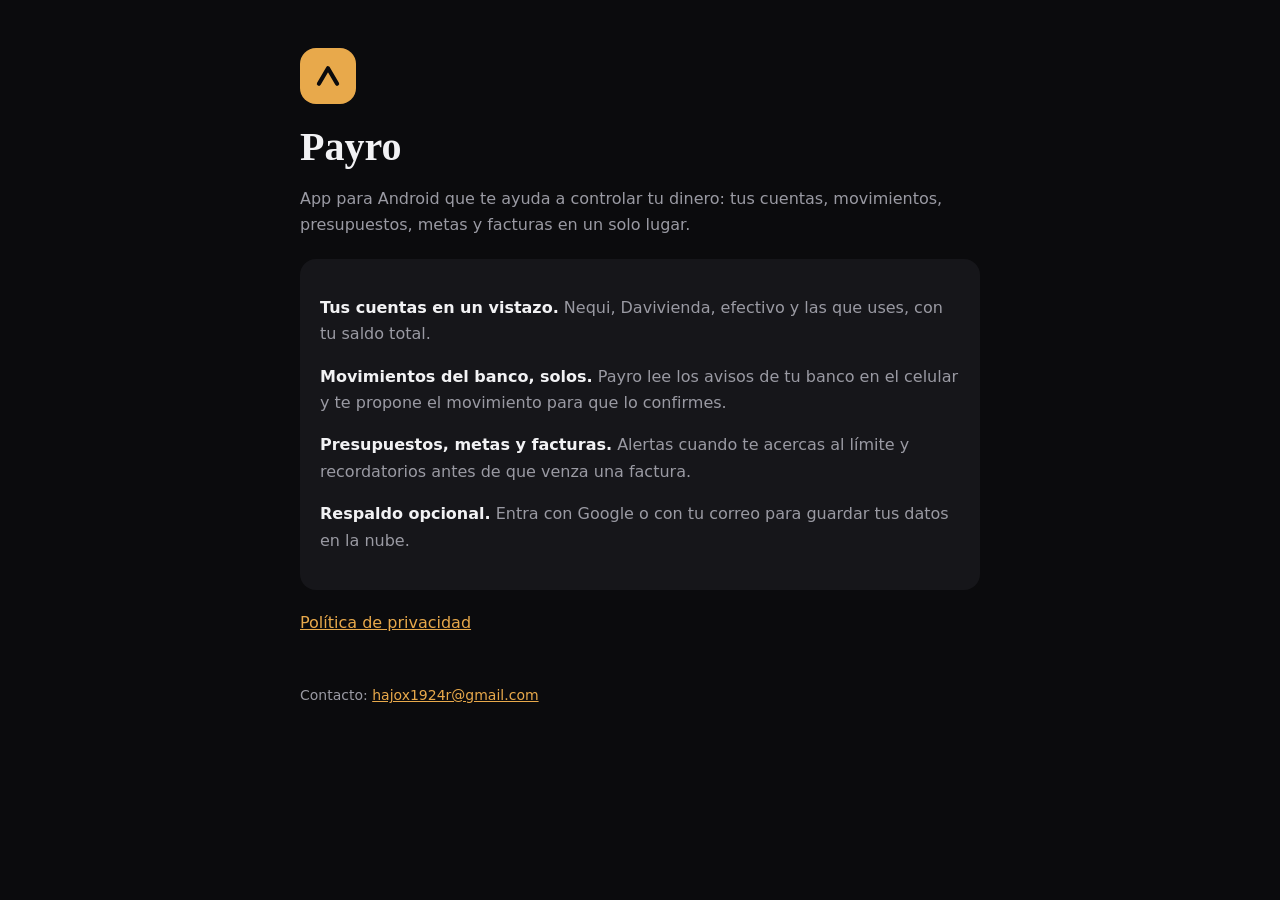
<file: index.html>
<!doctype html>
<html lang="es"><head><meta charset="utf-8"><meta name="viewport" content="width=device-width,initial-scale=1">
<title>Payro · Tus finanzas, claras</title><link rel="stylesheet" href="estilo.css"></head>
<body><main>
<div class="logo"><svg width="26" height="26" viewBox="0 0 10 10"><path d="M1.5 8 L5 2 L8.5 8" stroke="#0B0B0D" stroke-width="1.6" fill="none" stroke-linecap="round" stroke-linejoin="round"/></svg></div>
<h1>Payro</h1>
<p>App para Android que te ayuda a controlar tu dinero: tus cuentas, movimientos, presupuestos, metas y facturas en un solo lugar.</p>
<div class="card">
<p><strong>Tus cuentas en un vistazo.</strong> Nequi, Davivienda, efectivo y las que uses, con tu saldo total.</p>
<p><strong>Movimientos del banco, solos.</strong> Payro lee los avisos de tu banco en el celular y te propone el movimiento para que lo confirmes.</p>
<p><strong>Presupuestos, metas y facturas.</strong> Alertas cuando te acercas al límite y recordatorios antes de que venza una factura.</p>
<p><strong>Respaldo opcional.</strong> Entra con Google o con tu correo para guardar tus datos en la nube.</p>
</div>
<p><a href="privacidad.html">Política de privacidad</a></p>
<footer>Contacto: <a href="mailto:hajox1924r@gmail.com">hajox1924r@gmail.com</a></footer>
</main></body></html>
</file>
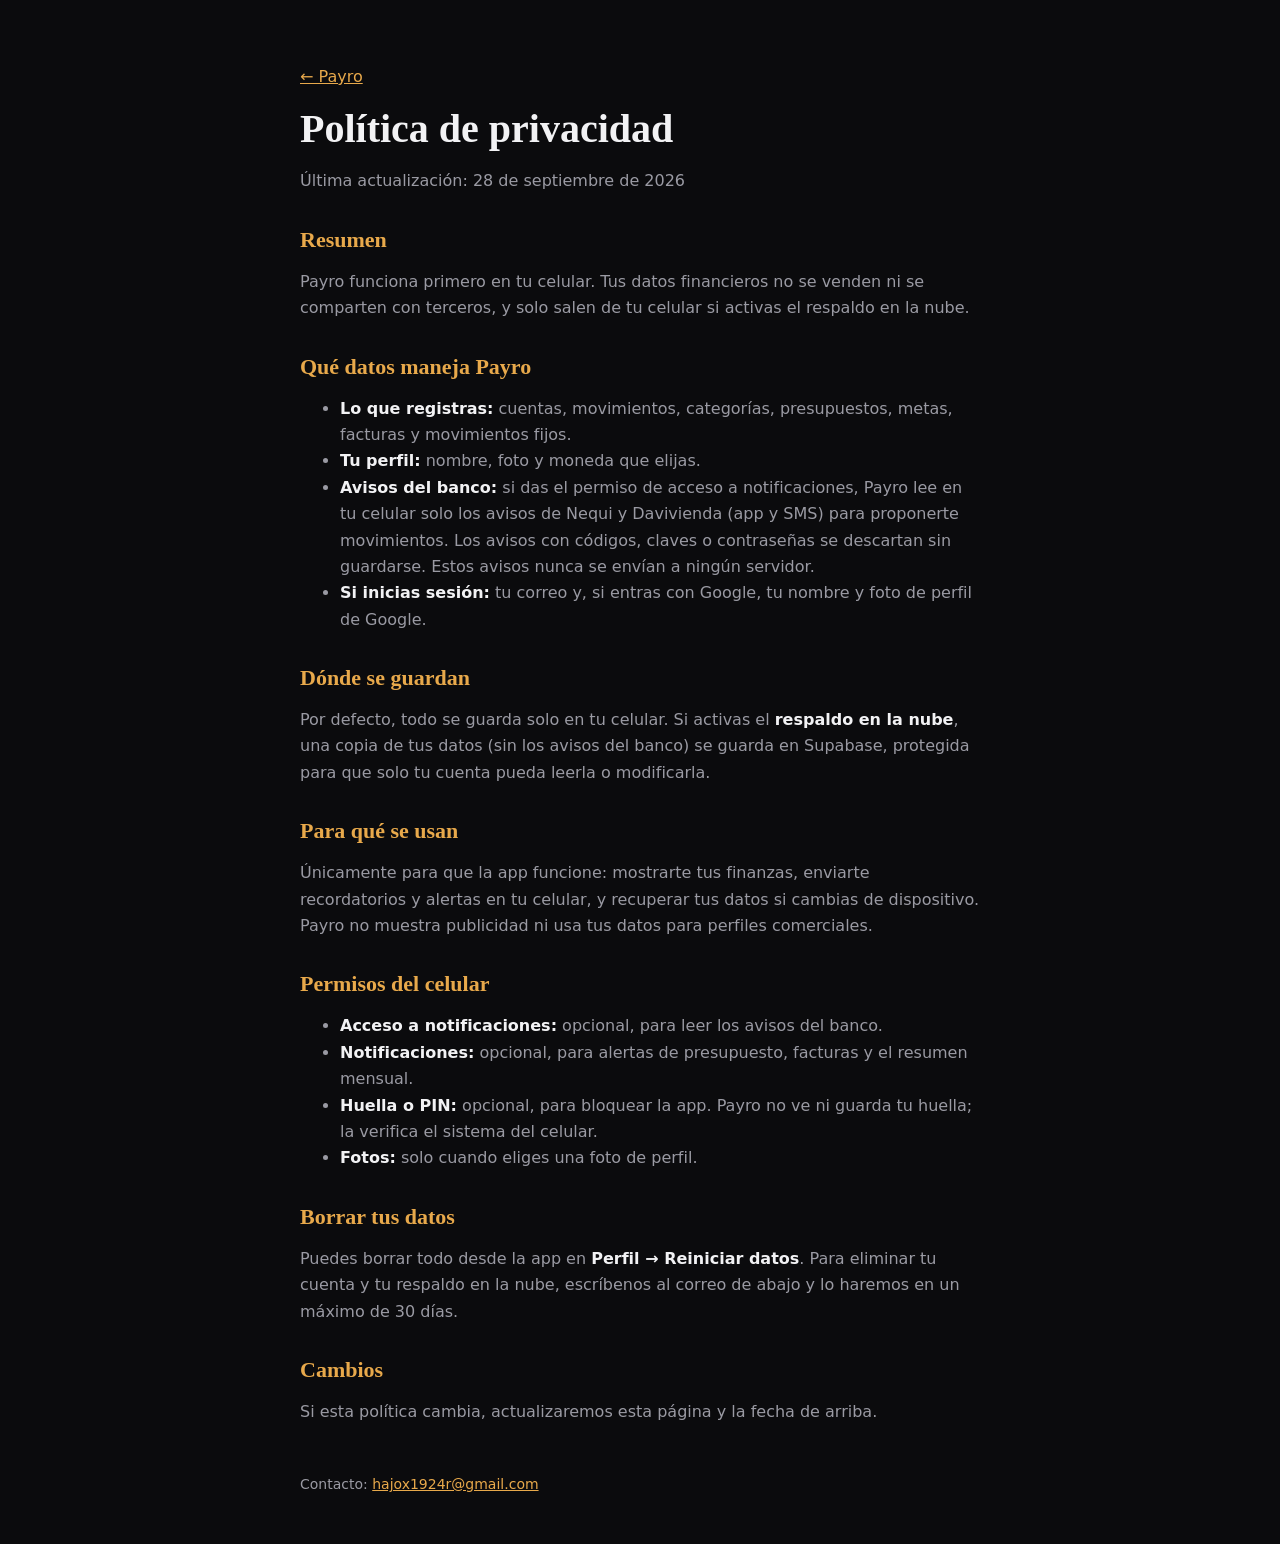
<file: privacidad.html>
<!doctype html>
<html lang="es"><head><meta charset="utf-8"><meta name="viewport" content="width=device-width,initial-scale=1">
<title>Payro · Política de privacidad</title><link rel="stylesheet" href="estilo.css"></head>
<body><main>
<p><a href="./">← Payro</a></p>
<h1>Política de privacidad</h1>
<p>Última actualización: 28 de septiembre de 2026</p>

<h2>Resumen</h2>
<p>Payro funciona primero en tu celular. Tus datos financieros no se venden ni se comparten con terceros, y solo salen de tu celular si activas el respaldo en la nube.</p>

<h2>Qué datos maneja Payro</h2>
<ul>
<li><strong>Lo que registras:</strong> cuentas, movimientos, categorías, presupuestos, metas, facturas y movimientos fijos.</li>
<li><strong>Tu perfil:</strong> nombre, foto y moneda que elijas.</li>
<li><strong>Avisos del banco:</strong> si das el permiso de acceso a notificaciones, Payro lee en tu celular solo los avisos de Nequi y Davivienda (app y SMS) para proponerte movimientos. Los avisos con códigos, claves o contraseñas se descartan sin guardarse. Estos avisos nunca se envían a ningún servidor.</li>
<li><strong>Si inicias sesión:</strong> tu correo y, si entras con Google, tu nombre y foto de perfil de Google.</li>
</ul>

<h2>Dónde se guardan</h2>
<p>Por defecto, todo se guarda solo en tu celular. Si activas el <strong>respaldo en la nube</strong>, una copia de tus datos (sin los avisos del banco) se guarda en Supabase, protegida para que solo tu cuenta pueda leerla o modificarla.</p>

<h2>Para qué se usan</h2>
<p>Únicamente para que la app funcione: mostrarte tus finanzas, enviarte recordatorios y alertas en tu celular, y recuperar tus datos si cambias de dispositivo. Payro no muestra publicidad ni usa tus datos para perfiles comerciales.</p>

<h2>Permisos del celular</h2>
<ul>
<li><strong>Acceso a notificaciones:</strong> opcional, para leer los avisos del banco.</li>
<li><strong>Notificaciones:</strong> opcional, para alertas de presupuesto, facturas y el resumen mensual.</li>
<li><strong>Huella o PIN:</strong> opcional, para bloquear la app. Payro no ve ni guarda tu huella; la verifica el sistema del celular.</li>
<li><strong>Fotos:</strong> solo cuando eliges una foto de perfil.</li>
</ul>

<h2>Borrar tus datos</h2>
<p>Puedes borrar todo desde la app en <strong>Perfil → Reiniciar datos</strong>. Para eliminar tu cuenta y tu respaldo en la nube, escríbenos al correo de abajo y lo haremos en un máximo de 30 días.</p>

<h2>Cambios</h2>
<p>Si esta política cambia, actualizaremos esta página y la fecha de arriba.</p>

<footer>Contacto: <a href="mailto:hajox1924r@gmail.com">hajox1924r@gmail.com</a></footer>
</main></body></html>
</file>
<file: estilo.css>
:root{--bg:#0B0B0D;--card:#16161A;--text:#F2F2F4;--muted:#9A9AA3;--gold:#E8A94B}
*{box-sizing:border-box}body{margin:0;background:var(--bg);color:var(--text);font:16px/1.65 system-ui,-apple-system,Segoe UI,Roboto,sans-serif}
main{max-width:720px;margin:0 auto;padding:48px 20px}h1{font:600 40px/1.15 Georgia,serif;margin:0 0 8px}h2{font:600 22px Georgia,serif;margin:32px 0 8px;color:var(--gold)}
p,li{color:var(--muted)}strong{color:var(--text)}a{color:var(--gold)}.card{background:var(--card);border-radius:16px;padding:20px;margin:20px 0}
.logo{width:56px;height:56px;border-radius:16px;background:var(--gold);display:grid;place-items:center;margin-bottom:20px}footer{margin-top:48px;font-size:14px;color:var(--muted)}
</file>
